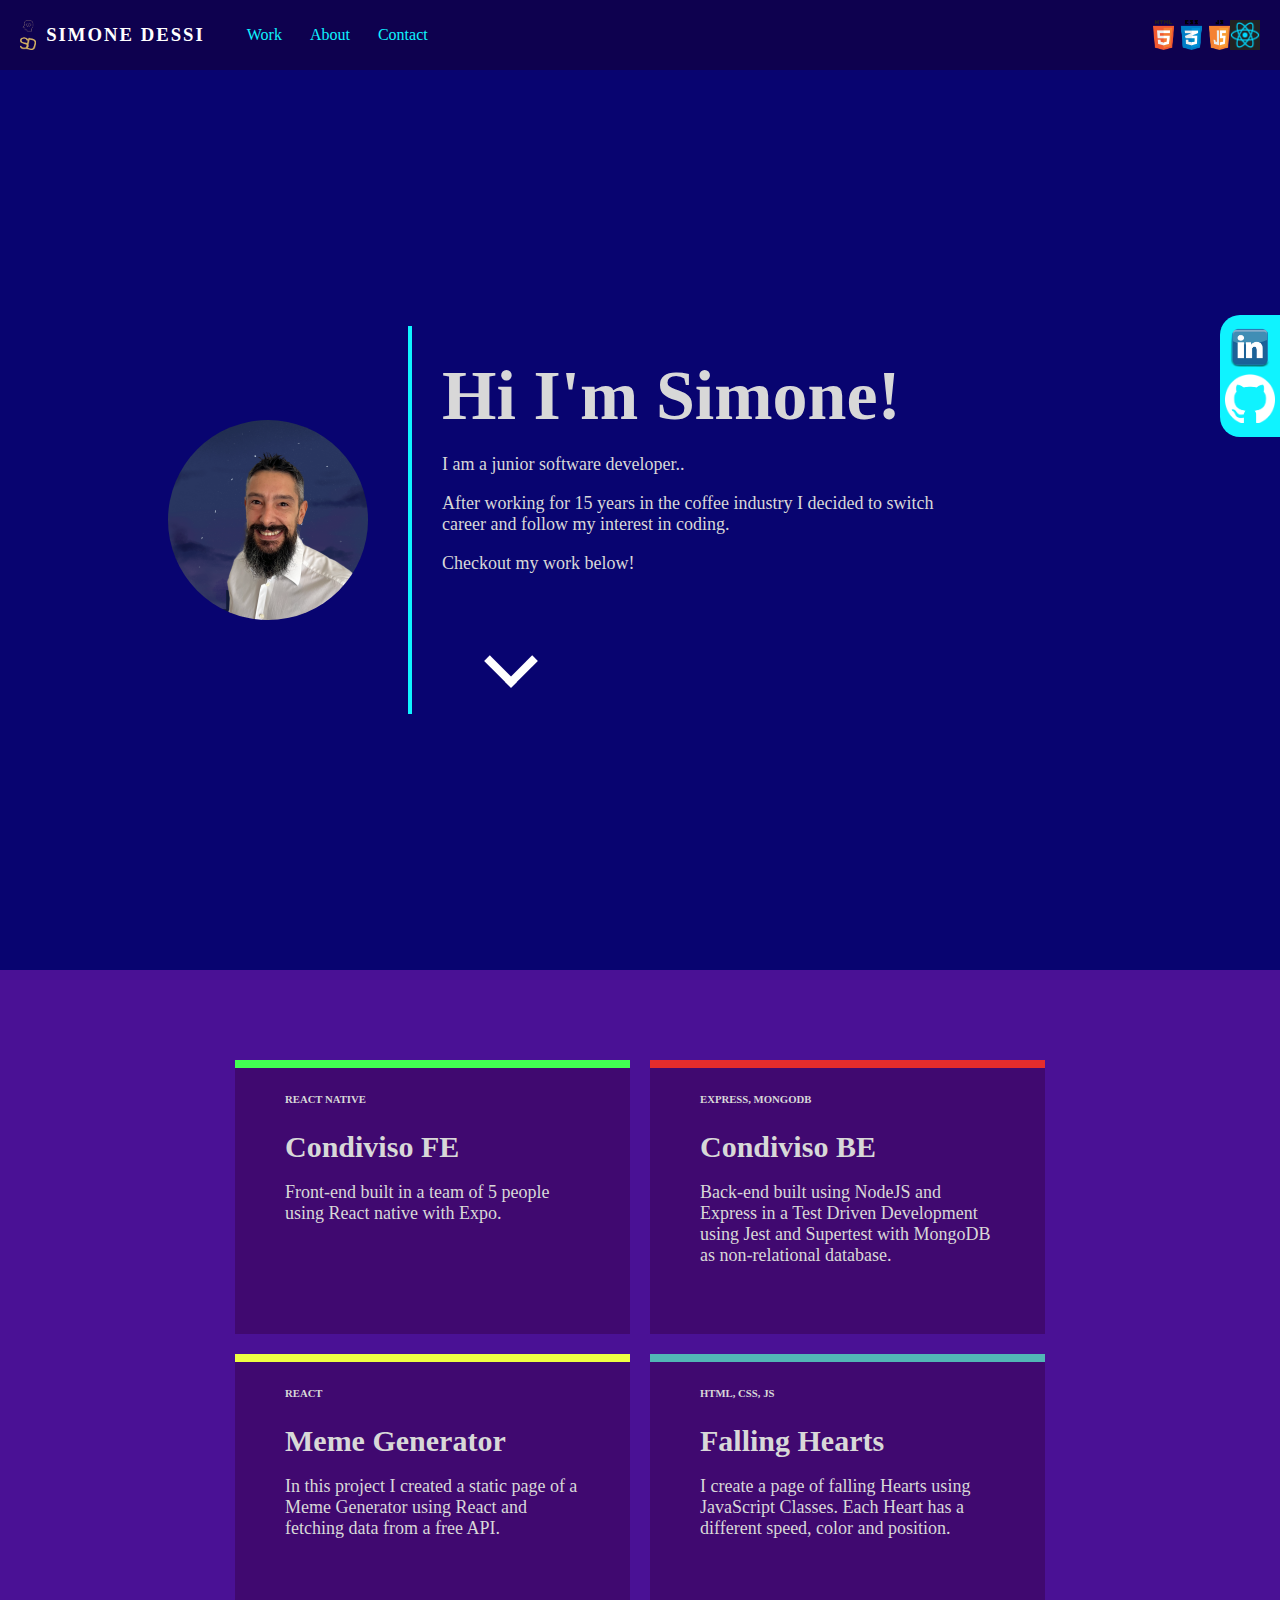
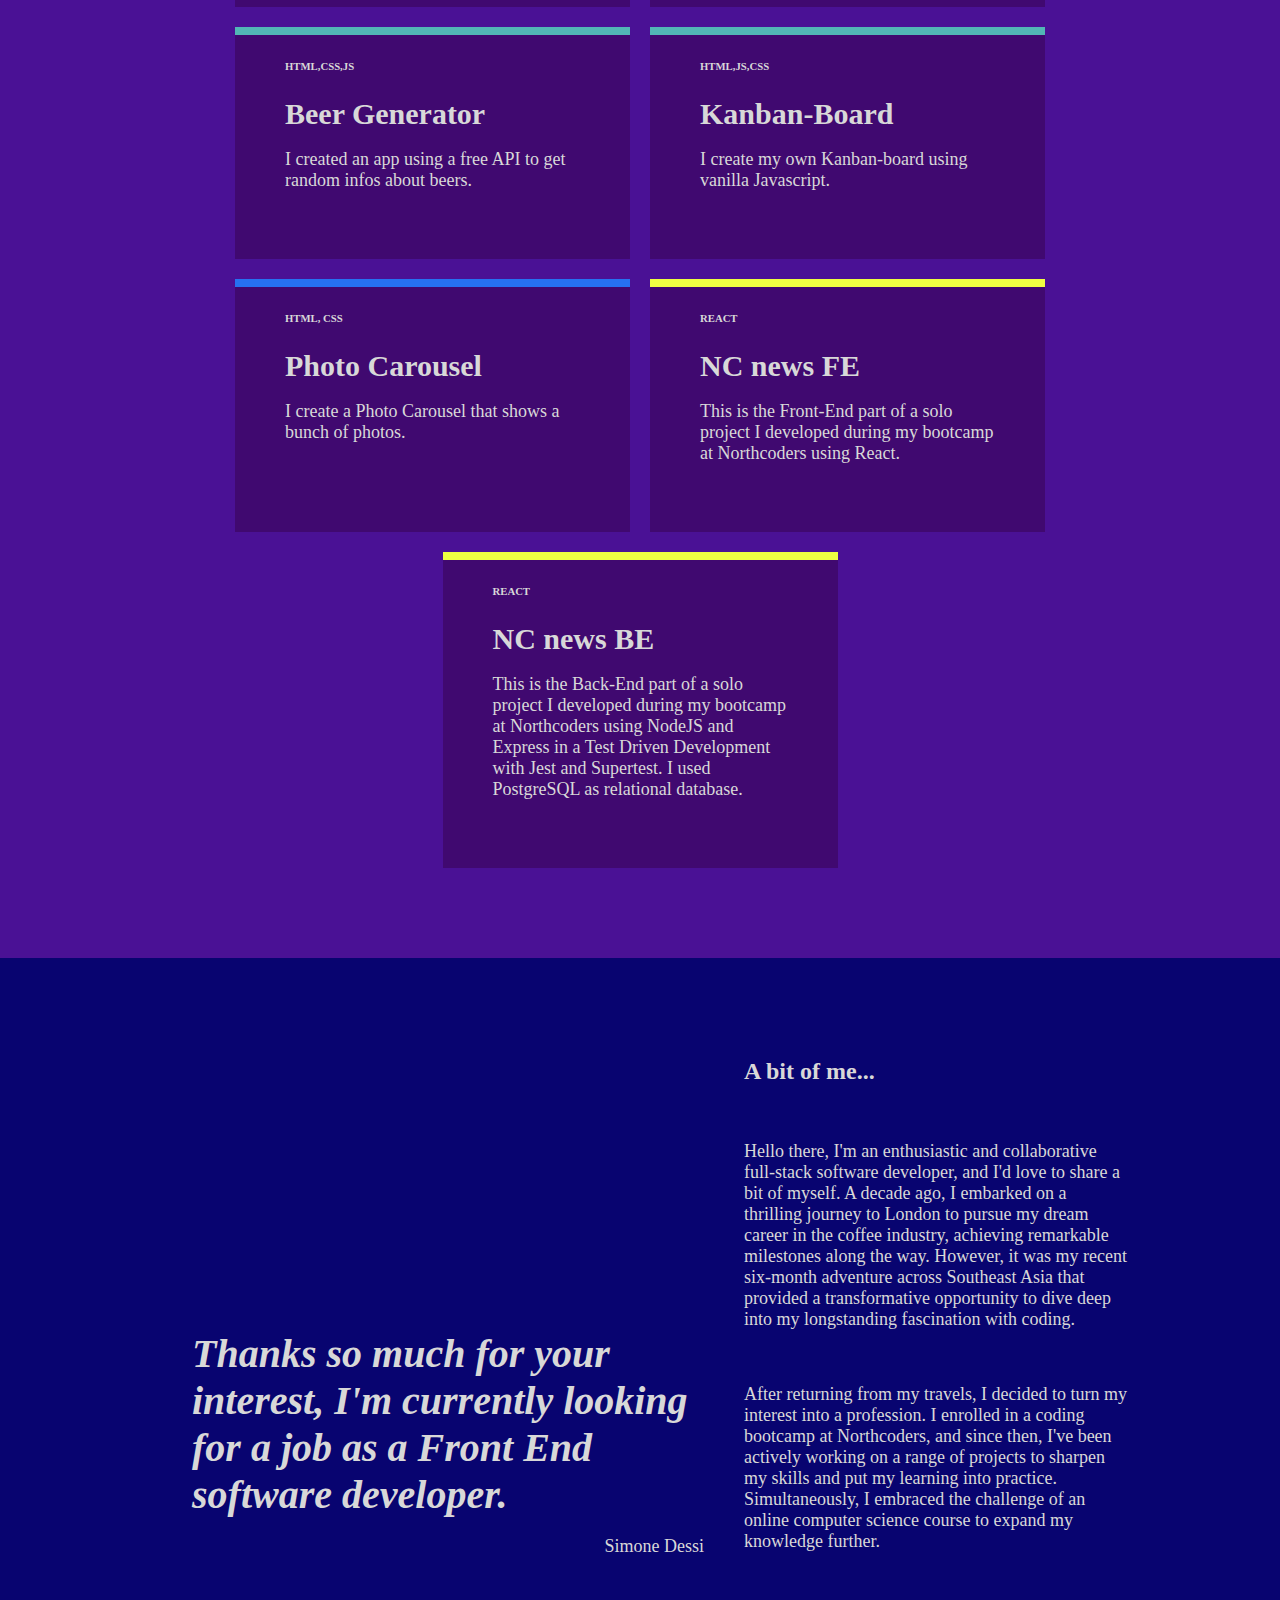
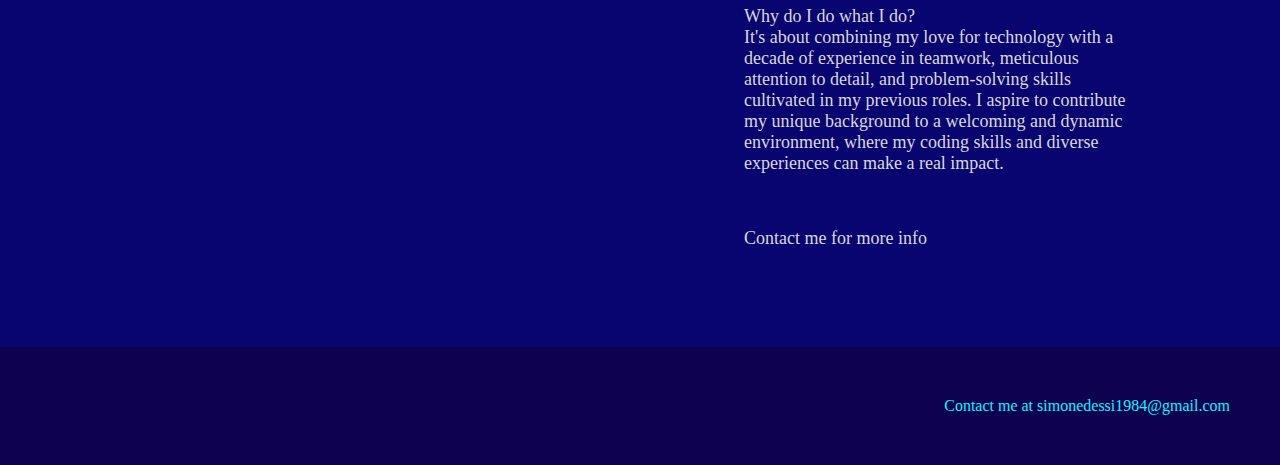
<file: index.html>
<!DOCTYPE html>
<html lang="en">
  <head>
    <meta charset="UTF-8" />
    <meta name="viewport" content="width=device-width, initial-scale=1.0" />
    <link rel="stylesheet" href="CSS/homepage.css" />
    <link rel="stylesheet" href="CSS/global.css" />
    <title>My portfolio</title>
  </head>
  <body>
    <nav>
      <div class="nav-container">
        <div class="menu-container">
          <img
            class="logo"
            src="./images/logo-no-background.png"
            alt="company logo"
          />
          <button class="hamburger">☰</button>
          <h3>SIMONE DESSI</h3>
          <div class="nav-links">
            <a href="#work" class="nav-link">Work</a>
            <a href="./pages/about-me.html" class="nav-link">About</a>
            <a href="./pages/contact.html" class="nav-link">Contact</a>
          </div>
        </div>
        <div class="tech-container">
          <img
            src="./images/html5-logo-devextreme-multi-purpose-controls-html-javascript-3.png"
            alt="HTML CSS JavaScript Logos"
          />

          <img src="./images/react-logo.png" alt="React logo" />
        </div>
      </div>
      <div class="hamburger-list-container hidden">
        <a href="#work" class="nav-link">Work</a>
        <a href="./pages/about-me.html" class="nav-link">About</a>
        <a href="./pages/contact.html" class="nav-link">Contact</a>
      </div>
    </nav>

    <div class="socials">
      <a href="https://www.linkedin.com/in/simone-dessi-030a39100/">
        <img src="./images/linkedin-logo-png-1826.png" alt="linkedin image" />
      </a>
      <a href="https://github.com/SimoneDessi">
        <img src="./images/github-mark-white.png" alt="github image" />
      </a>
    </div>
    <section class="main-section">
      <img
        class="headshot"
        src="./images/Untitled design (1).png"
        alt="Simone's head shot"
      />
      <div class="introduction">
        <h1>Hi I'm Simone!</h1>
        <p>I am a junior software developer..</p>
        <p>
          After working for 15 years in the coffee industry I decided to switch
          career and follow my interest in coding.
        </p>
        <p>Checkout my work below!</p>
        <div class="bounce">
          <a href="#work">
            <i class="arrow"></i>
          </a>
        </div>
      </div>
    </section>

    <section class="work-section" id="work">
      <div class="work-card-container">
        <div class="work-card native">
          <h6>REACT NATIVE</h6>
          <a href="https://github.com/SimoneDessi/condiviso-fe"
            ><h3>Condiviso FE</h3></a
          >
          <p>
            Front-end built in a team of 5 people using React native with Expo.
          </p>
        </div>

        <div class="work-card express">
          <h6>EXPRESS, MONGODB</h6>
          <a href="https://github.com/SimoneDessi/condiviso-be"
            ><h3>Condiviso BE</h3></a
          >
          <p>
            Back-end built using NodeJS and Express in a Test Driven Development
            using Jest and Supertest with MongoDB as non-relational database.
           
          </p>
        </div>

        <div class="work-card react">
          <h6>REACT</h6>
          <a href=""><h3>Meme Generator</h3></a>
          <p>
            In this project I created a static page of a Meme Generator using
            React and fetching data from a free API.
          </p>
        </div>

        <div class="work-card js">
          <h6>HTML, CSS, JS</h6>
          <a href="https://github.com/SimoneDessi/falling-hearts"
            ><h3>Falling Hearts</h3></a
          >
          <p>
            I create a page of falling Hearts using JavaScript Classes. Each
            Heart has a different speed, color and position.
          </p>
        </div>

        <div class="work-card js">
          <h6>HTML,CSS,JS</h6>
          <a href="https://github.com/SimoneDessi/beer-generator"
            ><h3>Beer Generator</h3></a
          >
          <p>
            I created an app using a free API to get random infos about
            beers.
          </p>
        </div>

        <div class="work-card js">
          <h6>HTML,JS,CSS</h6>
          <a href="https://github.com/SimoneDessi/kanban-board"
            ><h3>Kanban-Board</h3></a
          >
          <p>I create my own Kanban-board using vanilla Javascript.</p>
        </div>
        <div class="work-card css">
          <h6>HTML, CSS</h6>
          <a href="https://github.com/SimoneDessi/photo-carousel"
            ><h3>Photo Carousel</h3></a
          >
          <p>I create a Photo Carousel that shows a bunch of photos.</p>
        </div>
        <div class="work-card react">
          <h6>REACT</h6>
          <a href="https://github.com/SimoneDessi/fe-nc-news"
            ><h3>NC news FE</h3></a
          >
          <p>
            This is the Front-End part of a solo project I developed during my
            bootcamp at Northcoders using React.
          </p>
        </div>
        <div class="work-card react">
          <h6>REACT</h6>
          <a href="https://github.com/SimoneDessi/nc-news"
            ><h3>NC news BE</h3></a
          >
          <p>
            This is the Back-End part of a solo project I developed during my
            bootcamp at Northcoders using NodeJS and Express in a Test Driven
            Development with Jest and Supertest. I used PostgreSQL as
            relational database.
          </p>
        </div>
      </div>
    </section>
    <section class="about-section">
      <div class="quote-container">
        <h3 class="quote">
          Thanks so much for your interest, I'm currently looking for a job as a
          Front End software developer.
        </h3>
        <p>Simone Dessi</p>
      </div>
      <div class="about-container">
        <h2>A bit of me...</h2>
        <br />
        <p>
          Hello there, I'm an enthusiastic and collaborative full-stack software
          developer, and I'd love to share a bit of myself. A decade ago, I
          embarked on a thrilling journey to London to pursue my dream career in
          the coffee industry, achieving remarkable milestones along the way.
          However, it was my recent six-month adventure across Southeast Asia
          that provided a transformative opportunity to dive deep into my
          longstanding fascination with coding.
        </p>
        <br />
        <p>
          After returning from my travels, I decided to turn my interest into a
          profession. I enrolled in a coding bootcamp at Northcoders, and since
          then, I've been actively working on a range of projects to sharpen my
          skills and put my learning into practice. Simultaneously, I embraced
          the challenge of an online computer science course to expand my
          knowledge further.
        </p>
        <br />
        <p>
          Why do I do what I do? <br />
          It's about combining my love for technology with a decade of
          experience in teamwork, meticulous attention to detail, and
          problem-solving skills cultivated in my previous roles. I aspire to
          contribute my unique background to a welcoming and dynamic
          environment, where my coding skills and diverse experiences can make a
          real impact.
        </p>
        <br />
        <p>Contact me for more info</p>
      
      </div>
    </section>
    <footer>
      <a href="mailto:simonedessi1984@gmail.com"
        >Contact me at simonedessi1984@gmail.com</a
      >
    </footer>
    <script src="./JS/app.js"></script>
  </body>
</html>
</file>
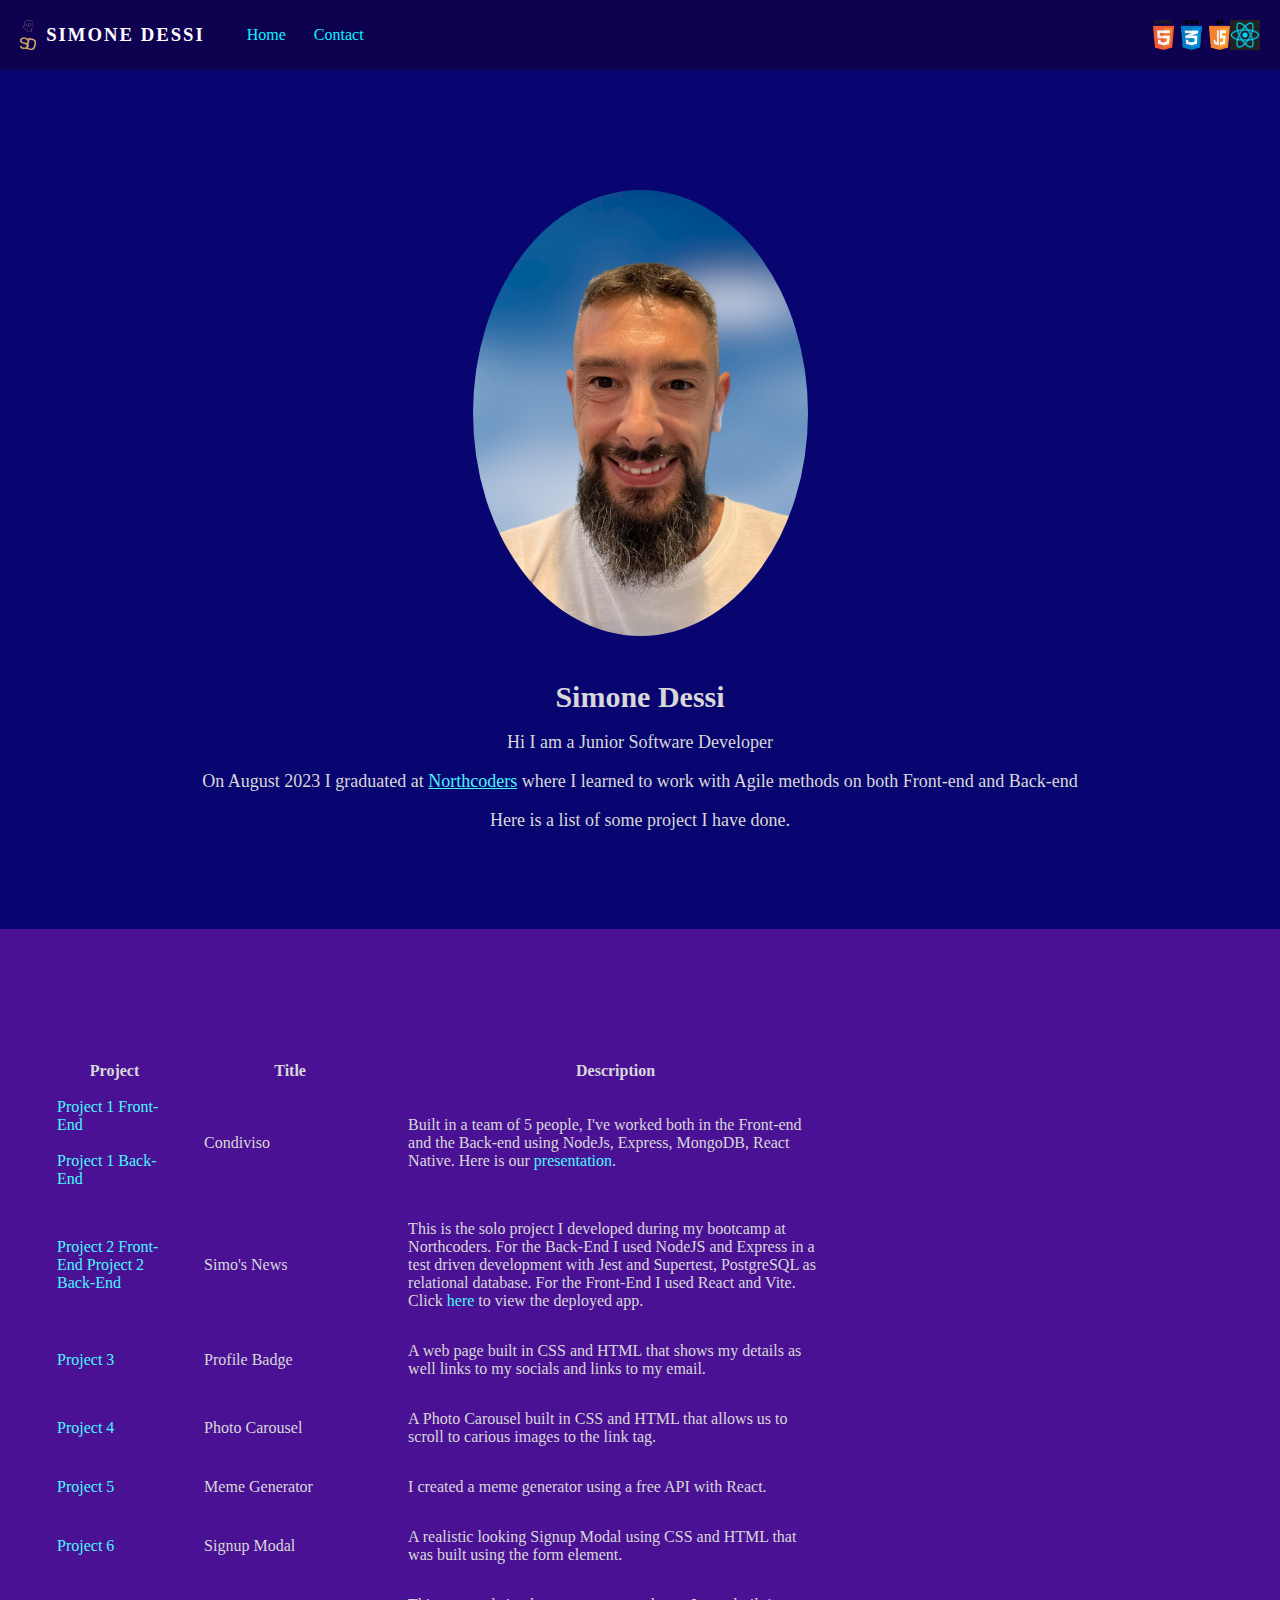
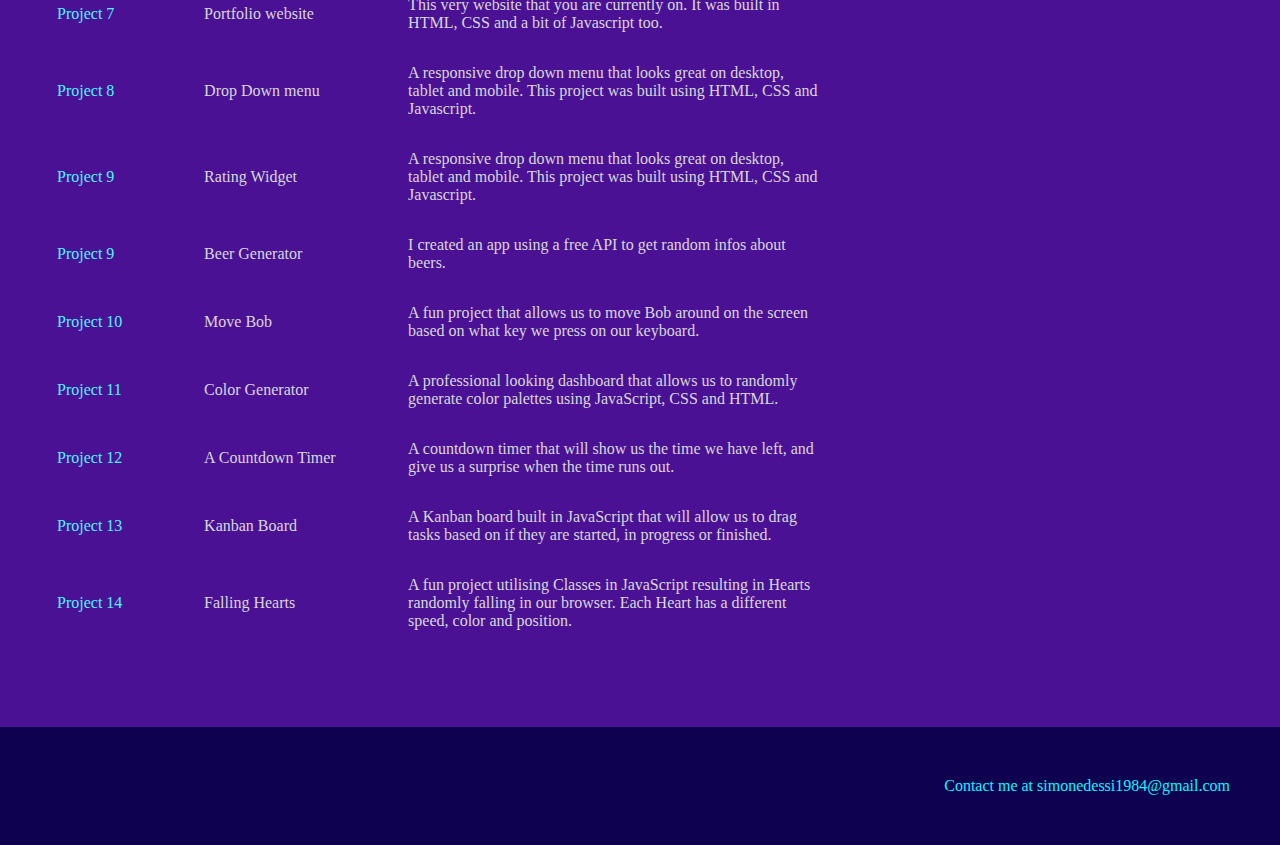
<file: pages/about-me.html>
<!DOCTYPE html>
<html lang="en">
  <head>
    <meta charset="UTF-8" />
    <meta name="viewport" content="width=device-width, initial-scale=1.0" />
    <title>About me</title>
    <link rel="stylesheet" href="../CSS/global.css" />
    <link rel="stylesheet" href="../CSS/about-me.css" />
  </head>
  <body>
    <nav>
      <div class="nav-container">
        <div class="menu-container">
          <img
            class="logo"
            src="../images/logo-no-background.png"
            alt="company logo"
          />
          <button class="hamburger">☰</button>
          <h3>SIMONE DESSI</h3>
          <div class="nav-links">
            <a href="../index.html" class="nav-link">Home</a>
            <a href="./contact.html" class="nav-link">Contact</a>
          </div>
        </div>
        <div class="tech-container">
          <img
          src="../images/html5-logo-devextreme-multi-purpose-controls-html-javascript-3.png"
          alt="HTML CSS JavaScript Logos"
        />

        <img src="../images/react-logo.png" alt="React logo" />
        </div>
      </div>
      <div class="hamburger-list-container hidden">
        <a href="../index.html" class="nav-link">Home</a>
        <a href="./contact.html" class="nav-link">Contact</a>
      </div>
    </nav>

    <section class="about-me">
      <img
        class="headshot-about"
        src="../images/IMG_6610-removebg-preview.png"
        alt="an image of Dwight "
      />
      <h3>Simone Dessi</h3>
      <p>Hi I am a Junior Software Developer</p>
      <p>
        On August 2023 I graduated at 
        <a class="northcoders-link" href="https://northcoders.com/our-courses/coding-bootcamp">Northcoders</a> 
        where I learned to work with Agile methods on both Front-end and Back-end
      </p>
      <p>Here is a list of some project I have done.</p>
    </section>

    <section class="projects">
      <table>
        <thead>
          <tr>
            <th id="project">Project</th>
            <th id="title">Title</th>
            <th>Description</th>
          </tr>
        </thead>
        <tbody>
          <tr>
            <td>
              
              <a href="https://github.com/SimoneDessi/condiviso-fe">Project 1 Front-End</a>
              <p></p>
              <a href="https://github.com/SimoneDessi/condiviso-be">Project 1 Back-End</a>
            </td>
            <td> Condiviso</td>
            <td>
              Built in a team of 5 people, I've worked both in the Front-end and the Back-end using NodeJs, Express, MongoDB, React Native.
              Here is our 
              <a href="https://www.youtube.com/watch?v=1YMdgZqqF9E">presentation</a>.
            </td>
          </tr>
          <tr>
            <td>
              <a href="https://github.com/SimoneDessi/fe-nc-news">Project 2 Front-End</a>
              <a href="https://github.com/SimoneDessi/nc-news">Project 2 Back-End</a>
            </td>
            <td>Simo's News</td>
            <td>
              This is the solo project I developed during my bootcamp at Northcoders. For the Back-End I used NodeJS and Express in a test driven development with Jest and Supertest, PostgreSQL as relational database. For the Front-End I used React and Vite.
              Click 
              <a href="https://simo-news.netlify.app/">here</a>
              to view the deployed app. 
            </td>
          </tr>
          <tr>
            <td><a href="https://github.com/SimoneDessi/profile-badge">Project 3</a></td>
            <td>Profile Badge</td>
            <td>
              A web page built in CSS and HTML that shows my details as well
              links to my socials and links to my email.
            </td>
          </tr>
        
          <tr>
            <td><a href="https://github.com/SimoneDessi/photo-carousel">Project 4</a></td>
            <td>Photo Carousel</td>
            <td>
              A Photo Carousel built in CSS and HTML that allows us to scroll to
              carious images to the link tag.
            </td>
          </tr>
          <tr>
            <td><a href="https://github.com/SimoneDessi/meme-generator">Project 5</a></td>
            <td>Meme Generator</td>
            <td>
              I created a meme generator using a free API with React.
            </td>
          </tr>
          <tr>
            <td><a href="https://github.com/SimoneDessi/signup-form">Project 6</a></td>
            <td>Signup Modal</td>
            <td>
              A realistic looking Signup Modal using CSS and HTML that was built
              using the form element.
            </td>
          </tr>
          <tr>
            <td><a href="https://github.com/SimoneDessi/portfolio">Project 7</a></td>
            <td>Portfolio website</td>
            <td>
              This very website that you are currently on. It was built in HTML,
              CSS and a bit of Javascript too.
            </td>
          </tr>
          <tr>
            <td><a href="https://github.com/SimoneDessi/dropdown-menu">Project 8</a></td>
            <td>Drop Down menu</td>
            <td>
              A responsive drop down menu that looks great on desktop, tablet
              and mobile. This project was built using HTML, CSS and Javascript.
            </td>
          </tr>
          <tr>
            <td><a href="https://github.com/SimoneDessi/rating-widget">Project 9</a></td>
            <td>Rating Widget</td>
            <td>
              A responsive drop down menu that looks great on desktop, tablet
              and mobile. This project was built using HTML, CSS and Javascript.
            </td>
          </tr>
          <tr>
            <td><a href="">Project 9</a></td>
            <td>Beer Generator</td>
            <td>
              I created an app using a free API to get random infos about
            beers.
            </td>
          </tr>
       
          <tr>
            <td><a href="https://github.com/SimoneDessi/move-bob">Project 10</a></td>
            <td>Move Bob</td>
            <td>
              A fun project that allows us to move Bob around on the screen
              based on what key we press on our keyboard.
            </td>
          </tr>
          <tr>
            <td><a href="https://github.com/SimoneDessi/color-generator">Project 11</a></td>
            <td>Color Generator</td>
            <td>
              A professional looking dashboard that allows us to randomly
              generate color palettes using JavaScript, CSS and HTML.
            </td>
          </tr>
          <tr>
            <td><a href="https://github.com/SimoneDessi/countdown-timer">Project 12</a></td>
            <td>A Countdown Timer</td>
            <td>
              A countdown timer that will show us the time we have left, and
              give us a surprise when the time runs out.
            </td>
          </tr>
         
          <tr>
            <td><a href="https://github.com/SimoneDessi/kanban-board">Project 13</a></td>
            <td>Kanban Board</td>
            <td>
              A Kanban board built in JavaScript that will allow us to drag
              tasks based on if they are started, in progress or finished.
            </td>
          </tr>
          <tr>
            <td><a href="https://github.com/SimoneDessi/falling-hearts">Project 14</a></td>
            <td>Falling Hearts</td>
            <td>
              A fun project utilising Classes in JavaScript resulting in Hearts
              randomly falling in our browser. Each Heart has a different speed,
              color and position.
            </td>
          </tr>
       
        </tbody>
      </table>
    </section>
    <footer>
      <a href="mailto:simonedessi1984@gmail.com"
        >Contact me at simonedessi1984@gmail.com</a
      >
    </footer>
    <script src="../JS/app.js"></script>

  </body>
</html>
</file>
<file: CSS/homepage.css>
.socials {
  position: fixed;
  top: 35%;
  right: 0;
  background-color: rgb(15, 243, 255);
  width: 50px;
  padding: 10px 5px;
  border-radius: 20px 0 0 20px;
}

.socials img {
  width: 100%;
}

/* @media (max-width: 600px) {
  .socials {
    display: none;
  }
} */



.main-section {
  height: 100vh;
  display: flex;
  align-items: center;
}

.introduction {
  width: 40vw;
  padding: 30px;
  border-left: 4px solid rgb(15, 243, 255);
}

.headshot {
  width: 200px;
  
  border-radius:50%;
  padding: 40px;
  margin-left: 10vw;
}

@media screen and (max-width: 1000px) {
  .main-section {
    display: flex;
    flex-wrap: wrap;
    justify-content: center;
    height: auto;
  }

  .introduction {
    width: 90vw;
    border-left: none;
    text-align: center;
  }

  .headshot {
    margin-left: 0;
    padding: 40px 0;
  }
}

.arrow {
  border: solid rgb(255, 255, 255);
  border-width: 0 8px 8px 0;
  padding: 15px;
  display: inline-block;
  transform: rotate(45deg);
}

.bounce {
  padding: 50px 0 0 50px;
  animation: bounce 2s infinite;
}

@keyframes bounce {
  0%,
  20%,
  50%,
  80%,
  100% {
    transform: translateY(0);
  }
  40% {
    transform: translateY(-30px);
  }
  60% {
    transform: translateY(-15px);
  }
}

.work-section {
  background-color: rgb(74, 17, 149);
  padding: 80px 50px;
}

.work-card-container {
  display: flex;
  flex-wrap: wrap;
  justify-content: center;
}

.work-card {
  width: 25%;
  background-color: rgb(64, 9, 112);
  margin: 10px;
  padding: 0 50px 50px 50px;
}

@media screen and (max-width: 1000px) {
  .work-card {
    width: 100%;
  }
  .bounce {
    padding: 50px 0 0 0;
  }
}

.condiviso {
  text-decoration: underline;
}


.html {
  border-top: solid 8px rgb(252, 153, 33);
}

.css {
  border-top: solid 8px rgb(38, 113, 242);
}

.js {
  border-top: solid 8px rgb(82, 182, 182);
}

.react {
  border-top: solid 8px rgb(239, 255, 66);
}
.native {
  border-top: solid 8px rgb(66, 255, 82)
}
.express {
  border-top: solid 8px rgb(229, 44, 44)
}

.about-section {
  display: flex;
  justify-content: center;
  align-items: center;
  min-height: 100vh;
}

.quote-container {
  width: 40%;
  padding: 40px;
}

.about-container {
  width: 30%;
  padding: 80px 0;
}

@media screen and (max-width: 1000px) {
  .about-section {
    display: flex;
    flex-direction: column;
  }

  .about-container,
  .quote-container {
    padding: 100px 0;
    width: 80%;
  }
}

.quote {
  font-size: 40px;
  font-style: italic;
}

.quote-container p {
  float: right;
}
</file>
<file: CSS/global.css>
html {
  scroll-behavior: smooth;
}

body {
  margin: 0;
  padding: 0;
  background-color: rgb(8, 4, 112);
  font-family: Lato, Times, serif;
}

nav {
  background-color: rgb(14, 1, 79);
}

nav .tech-container img {
  height: 30px;
}

nav .nav-container {
  display: flex;
  justify-content: space-between;
}

nav h3 {
  color: rgb(255, 255, 255);
  letter-spacing: 2px;
  margin: 0 30px 0 0;
}

nav .logo {
  height: 30px;
  margin: 0 10px 0 0;
}

nav .menu-container,
.tech-container {
  display: flex;
  align-items: center;
  padding: 20px;
}

nav .nav-link {
  color: rgb(15, 243, 255);

  text-decoration: none;
  padding: 8px 12px;
  border-radius: 6px;
 
}

nav .nav-link:hover {
  background-color: rgb(51, 123, 239);
}
nav .nav-link:active {
  background-color: rgb(133, 175, 244);
  border: 1px solid rgb(15, 243, 255);
  
}


nav .hamburger {
  display: none;
}

nav .hamburger-list-container .nav-link {
  display: block;
}

.hidden {
  display: none !important;
}

.hamburger-list-container {
  display: none;
}

@media (max-width: 1000px) {
  nav h3 {
    display: none;
  }
}

@media (max-width: 600px) {
  nav .hamburger {
    display: block;
    background-color: transparent;
    border: none;
    color: rgb(255, 255, 255);
    font-size: 20px;
  }
  .menu-container .nav-links {
    display: none;
  }

  .hamburger-list-container {
    display: block;
  }
}
section {
  color: rgb(216, 216, 216);
}

section a {
  text-decoration: none;
  color: rgb(216, 216, 216);

}

.northcoders-link {
text-decoration: underline;
}

section h3 {
  font-size: 30px;
  margin: 0;
}

h1 {
  font-size: 70px;
  margin: 0;
}

p {
  font-size: 18px;
}

footer {
  background-color: rgb(14, 1, 79);
  display: flex;
  justify-content: flex-end;
  padding: 50px;
}

footer a {
  text-decoration: none;
  color: rgb(15, 243, 255);
}
</file>
<file: CSS/about-me.css>
html {
  scroll-behavior: smooth;
}

body {
  margin: 0;
  padding: 0;
  background-color: rgb(8, 4, 112);
  font-family: Lato, Times, serif;
}
.about-me{
  background-color: rgb(8, 4, 112);
  text-align: center;
  padding: 80px;
}
.projects {
  background-color:rgb(74, 17, 149);
  padding: 80px 40px;
  display: flex;
  flex-direction: column;
}


table {
  max-width: 800px;
  margin-top: 50px;
} 
  
table td {
  padding: 15px ;
}

table #project {
  min-width: 110px;
}

table #title {
  min-width: 200px;
}

@media (max-width: 600px) {
  table #project {
    min-width: 0;
  }
  table #title {
    min-width: 0;
}
}

section a {
color: rgb(74, 246, 255);
}

.headshot-about {
  width: 335px;
  border-radius: 50%;
  padding: 40px
}

@media  screen and  (max-width: 1000px){
  .headshot-about{
    padding: 40px ;
  }.about-me {
    text-align: center;
    padding: 80px;
  }
  
  .projects {
    padding: 80px 40px;
    display: flex;
    flex-direction: column;
    align-items: center;
  }
  
  table {
    max-width: 800px;
    margin-top: 50px;
  }
  
  table td {
    padding: 15px;
  }
  
  table #project {
    min-width: 110px;
  }
  
  table #title {
    min-width: 200px;
  }
  
  @media (max-width: 600px) {
    table #project {
      min-width: 0;
    }
  
    table #title {
      min-width: 0;
    }
  }
  
  section a {
    color: rgb(15, 243, 255);
  }
  .headshot-about {
    width: 335px;
    border-radius: 50%;
    padding: 40px;
  }
  
  @media screen and (max-width: 1000px) {
    .about-me {
      padding: 10px;
    }
    .headshot-about {
      padding: 40px 0;
    }
  }
  
}
</file>
